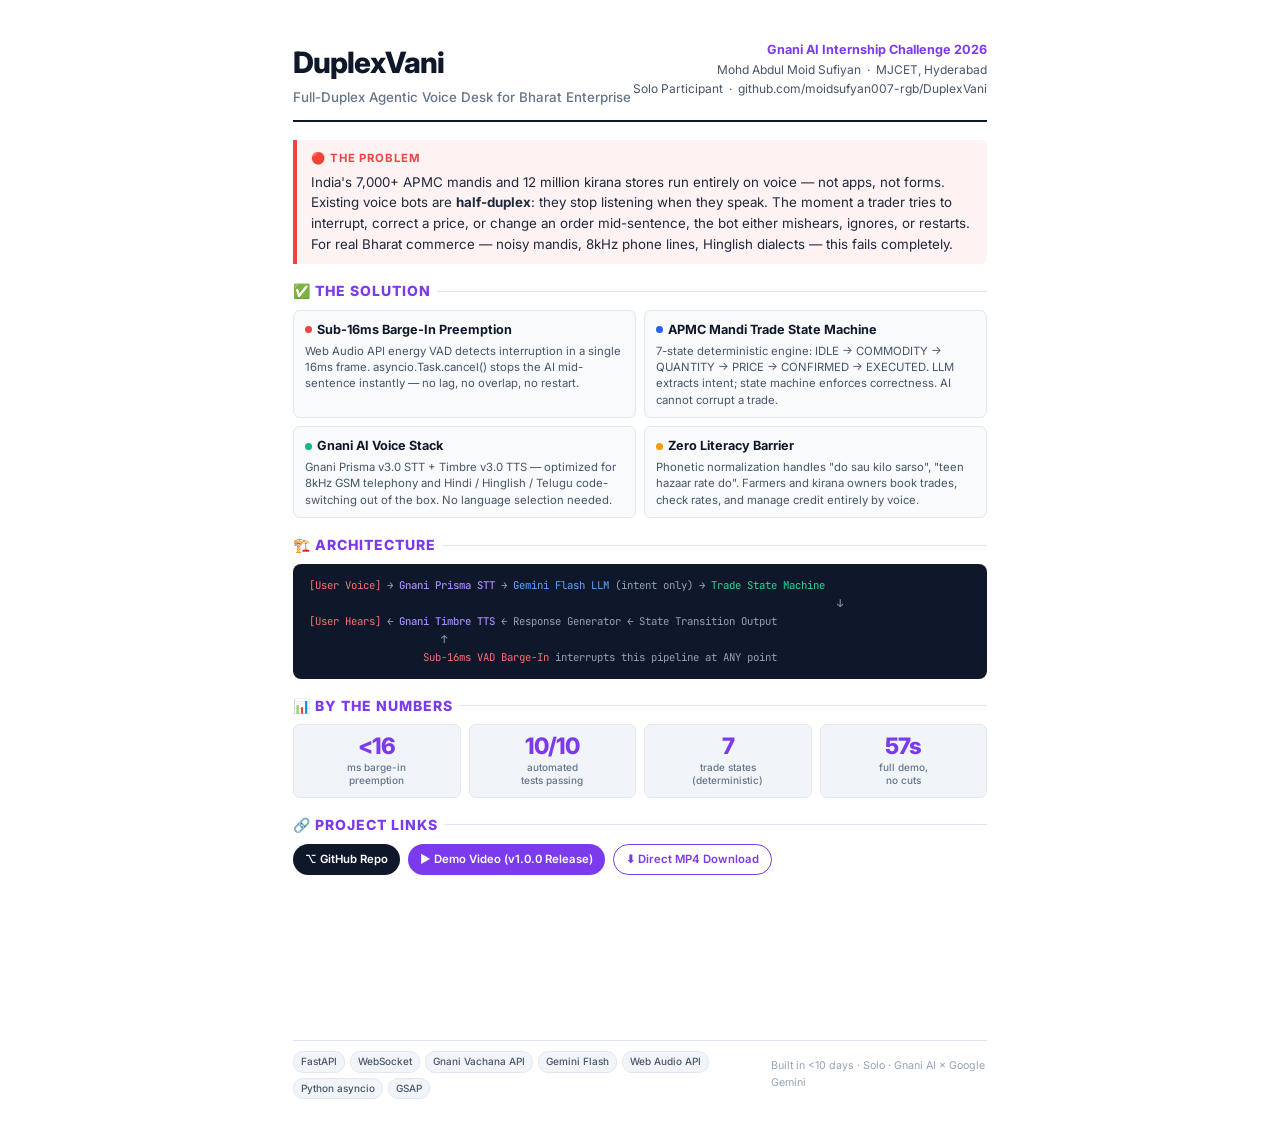
<file: SOLUTION_PITCH.html>
<!DOCTYPE html>
<html lang="en">
<head>
<meta charset="UTF-8">
<meta name="viewport" content="width=device-width, initial-scale=1.0">
<title>DuplexVani — Solution Pitch | Gnani AI Internship 2026</title>
<style>
  @import url('https://fonts.googleapis.com/css2?family=Inter:wght@400;500;600;700;800&family=JetBrains+Mono:wght@500&display=swap');

  * { margin: 0; padding: 0; box-sizing: border-box; }

  body {
    font-family: 'Inter', sans-serif;
    background: #fff;
    color: #0f172a;
    font-size: 11pt;
    line-height: 1.55;
    padding: 0;
  }

  .page {
    max-width: 794px; /* A4 width */
    margin: 0 auto;
    padding: 40px 50px 36px;
    min-height: 1123px; /* A4 height */
    position: relative;
  }

  /* ── Header ── */
  .header {
    display: flex;
    justify-content: space-between;
    align-items: flex-start;
    border-bottom: 2.5px solid #0f172a;
    padding-bottom: 12px;
    margin-bottom: 18px;
  }
  .title-block h1 {
    font-size: 22pt;
    font-weight: 800;
    letter-spacing: -0.03em;
    color: #0f172a;
  }
  .title-block .tagline {
    font-size: 10pt;
    color: #64748b;
    margin-top: 2px;
    font-weight: 500;
  }
  .badge-block {
    text-align: right;
    font-size: 9pt;
    color: #475569;
    line-height: 1.6;
  }
  .badge-block .challenge {
    font-weight: 700;
    color: #7c3aed;
    font-size: 9.5pt;
  }

  /* ── Problem ── */
  .problem-box {
    background: #fef2f2;
    border-left: 4px solid #ef4444;
    border-radius: 0 6px 6px 0;
    padding: 10px 14px;
    margin-bottom: 16px;
    font-size: 10pt;
  }
  .problem-box .label {
    font-weight: 700;
    font-size: 8.5pt;
    text-transform: uppercase;
    letter-spacing: 0.08em;
    color: #ef4444;
    margin-bottom: 4px;
  }
  .problem-box p { color: #1e293b; }

  /* ── Section ── */
  .section-title {
    font-size: 10.5pt;
    font-weight: 800;
    text-transform: uppercase;
    letter-spacing: 0.07em;
    color: #7c3aed;
    margin-bottom: 8px;
    display: flex;
    align-items: center;
    gap: 6px;
  }
  .section-title::after {
    content: '';
    flex: 1;
    height: 1px;
    background: #e2e8f0;
  }

  /* ── Feature Grid ── */
  .feature-grid {
    display: grid;
    grid-template-columns: 1fr 1fr;
    gap: 8px;
    margin-bottom: 16px;
  }
  .feature-card {
    background: #f8fafc;
    border: 1px solid #e2e8f0;
    border-radius: 7px;
    padding: 9px 11px;
  }
  .feature-card .fc-title {
    font-weight: 700;
    font-size: 9.5pt;
    color: #0f172a;
    margin-bottom: 3px;
    display: flex;
    align-items: center;
    gap: 5px;
  }
  .feature-card .fc-title .dot {
    width: 7px; height: 7px;
    border-radius: 50%;
    background: #7c3aed;
    flex-shrink: 0;
  }
  .feature-card p {
    font-size: 8.5pt;
    color: #475569;
    line-height: 1.45;
  }
  .feature-card.red .dot { background: #ef4444; }
  .feature-card.blue .dot { background: #2563eb; }
  .feature-card.green .dot { background: #10b981; }
  .feature-card.amber .dot { background: #f59e0b; }

  /* ── Architecture ── */
  .arch-box {
    background: #0f172a;
    border-radius: 8px;
    padding: 12px 16px;
    margin-bottom: 16px;
    font-family: 'JetBrains Mono', monospace;
    font-size: 8pt;
    color: #94a3b8;
    line-height: 1.7;
  }
  .arch-box .hl { color: #a78bfa; font-weight: 500; }
  .arch-box .hl2 { color: #34d399; }
  .arch-box .hl3 { color: #60a5fa; }
  .arch-box .hl4 { color: #f87171; }

  /* ── Stats Row ── */
  .stats-row {
    display: grid;
    grid-template-columns: repeat(4, 1fr);
    gap: 8px;
    margin-bottom: 16px;
  }
  .stat-card {
    text-align: center;
    background: #f1f5f9;
    border-radius: 7px;
    padding: 10px 8px;
    border: 1px solid #e2e8f0;
  }
  .stat-card .stat-num {
    font-size: 17pt;
    font-weight: 800;
    color: #7c3aed;
    letter-spacing: -0.04em;
    line-height: 1;
  }
  .stat-card .stat-label {
    font-size: 7.5pt;
    color: #64748b;
    margin-top: 3px;
    font-weight: 500;
    line-height: 1.3;
  }

  /* ── Links ── */
  .links-row {
    display: flex;
    gap: 8px;
    margin-bottom: 0;
  }
  .link-chip {
    background: #7c3aed;
    color: #fff;
    padding: 6px 12px;
    border-radius: 20px;
    font-size: 8.5pt;
    font-weight: 600;
    text-decoration: none;
    display: flex;
    align-items: center;
    gap: 5px;
  }
  .link-chip.outline {
    background: #fff;
    color: #7c3aed;
    border: 1.5px solid #7c3aed;
  }
  .link-chip.dark {
    background: #0f172a;
  }

  /* ── Footer ── */
  .footer {
    position: absolute;
    bottom: 24px;
    left: 50px;
    right: 50px;
    display: flex;
    justify-content: space-between;
    align-items: center;
    border-top: 1px solid #e2e8f0;
    padding-top: 10px;
    font-size: 8pt;
    color: #94a3b8;
  }
  .footer .stack-tags {
    display: flex;
    gap: 5px;
    flex-wrap: wrap;
  }
  .tag {
    background: #f1f5f9;
    border: 1px solid #e2e8f0;
    padding: 2px 7px;
    border-radius: 10px;
    font-size: 7.5pt;
    color: #475569;
    font-weight: 500;
  }

  @media print {
    body { -webkit-print-color-adjust: exact; print-color-adjust: exact; }
    .page { padding: 32px 44px; }
  }
</style>
</head>
<body>
<div class="page">

  <!-- HEADER -->
  <div class="header">
    <div class="title-block">
      <h1>DuplexVani</h1>
      <div class="tagline">Full-Duplex Agentic Voice Desk for Bharat Enterprise</div>
    </div>
    <div class="badge-block">
      <div class="challenge">Gnani AI Internship Challenge 2026</div>
      <div>Mohd Abdul Moid Sufiyan &nbsp;·&nbsp; MJCET, Hyderabad</div>
      <div>Solo Participant &nbsp;·&nbsp; github.com/moidsufyan007-rgb/DuplexVani</div>
    </div>
  </div>

  <!-- PROBLEM -->
  <div class="problem-box">
    <div class="label">🔴 The Problem</div>
    <p>India's 7,000+ APMC mandis and 12 million kirana stores run entirely on voice — not apps, not forms. Existing voice bots are <strong>half-duplex</strong>: they stop listening when they speak. The moment a trader tries to interrupt, correct a price, or change an order mid-sentence, the bot either mishears, ignores, or restarts. For real Bharat commerce — noisy mandis, 8kHz phone lines, Hinglish dialects — this fails completely.</p>
  </div>

  <!-- SOLUTION -->
  <div class="section-title">✅ The Solution</div>
  <div class="feature-grid">
    <div class="feature-card red">
      <div class="fc-title"><span class="dot"></span> Sub-16ms Barge-In Preemption</div>
      <p>Web Audio API energy VAD detects interruption in a single 16ms frame. asyncio.Task.cancel() stops the AI mid-sentence instantly — no lag, no overlap, no restart.</p>
    </div>
    <div class="feature-card blue">
      <div class="fc-title"><span class="dot"></span> APMC Mandi Trade State Machine</div>
      <p>7-state deterministic engine: IDLE → COMMODITY → QUANTITY → PRICE → CONFIRMED → EXECUTED. LLM extracts intent; state machine enforces correctness. AI cannot corrupt a trade.</p>
    </div>
    <div class="feature-card green">
      <div class="fc-title"><span class="dot"></span> Gnani AI Voice Stack</div>
      <p>Gnani Prisma v3.0 STT + Timbre v3.0 TTS — optimized for 8kHz GSM telephony and Hindi / Hinglish / Telugu code-switching out of the box. No language selection needed.</p>
    </div>
    <div class="feature-card amber">
      <div class="fc-title"><span class="dot"></span> Zero Literacy Barrier</div>
      <p>Phonetic normalization handles "do sau kilo sarso", "teen hazaar rate do". Farmers and kirana owners book trades, check rates, and manage credit entirely by voice.</p>
    </div>
  </div>

  <!-- ARCHITECTURE -->
  <div class="section-title">🏗️ Architecture</div>
  <div class="arch-box">
    <span class="hl4">[User Voice]</span> → <span class="hl">Gnani Prisma STT</span> → <span class="hl3">Gemini Flash LLM</span> (intent only) → <span class="hl2">Trade State Machine</span><br>
    &nbsp;&nbsp;&nbsp;&nbsp;&nbsp;&nbsp;&nbsp;&nbsp;&nbsp;&nbsp;&nbsp;&nbsp;&nbsp;&nbsp;&nbsp;&nbsp;&nbsp;&nbsp;&nbsp;&nbsp;&nbsp;&nbsp;&nbsp;&nbsp;&nbsp;&nbsp;&nbsp;&nbsp;&nbsp;&nbsp;&nbsp;&nbsp;&nbsp;&nbsp;&nbsp;&nbsp;&nbsp;&nbsp;&nbsp;&nbsp;&nbsp;&nbsp;&nbsp;&nbsp;&nbsp;&nbsp;&nbsp;&nbsp;&nbsp;&nbsp;&nbsp;&nbsp;&nbsp;&nbsp;&nbsp;&nbsp;&nbsp;&nbsp;&nbsp;&nbsp;&nbsp;&nbsp;&nbsp;&nbsp;&nbsp;&nbsp;&nbsp;&nbsp;&nbsp;&nbsp;&nbsp;&nbsp;&nbsp;&nbsp;&nbsp;&nbsp;&nbsp;&nbsp;&nbsp;&nbsp;&nbsp;&nbsp;&nbsp;&nbsp;&nbsp;&nbsp;&nbsp;&nbsp;↓<br>
    <span class="hl4">[User Hears]</span> ← <span class="hl">Gnani Timbre TTS</span> ← Response Generator ← State Transition Output<br>
    &nbsp;&nbsp;&nbsp;&nbsp;&nbsp;&nbsp;&nbsp;&nbsp;&nbsp;&nbsp;&nbsp;&nbsp;&nbsp;&nbsp;&nbsp;&nbsp;&nbsp;&nbsp;&nbsp;&nbsp;&nbsp;&nbsp;↑<br>
    &nbsp;&nbsp;&nbsp;&nbsp;&nbsp;&nbsp;&nbsp;&nbsp;&nbsp;&nbsp;&nbsp;&nbsp;&nbsp;&nbsp;&nbsp;&nbsp;&nbsp;&nbsp;&nbsp;<span class="hl4">Sub-16ms VAD Barge-In</span> interrupts this pipeline at ANY point
  </div>

  <!-- STATS -->
  <div class="section-title">📊 By The Numbers</div>
  <div class="stats-row">
    <div class="stat-card">
      <div class="stat-num">&lt;16</div>
      <div class="stat-label">ms barge-in<br>preemption</div>
    </div>
    <div class="stat-card">
      <div class="stat-num">10/10</div>
      <div class="stat-label">automated<br>tests passing</div>
    </div>
    <div class="stat-card">
      <div class="stat-num">7</div>
      <div class="stat-label">trade states<br>(deterministic)</div>
    </div>
    <div class="stat-card">
      <div class="stat-num">57s</div>
      <div class="stat-label">full demo,<br>no cuts</div>
    </div>
  </div>

  <!-- LINKS -->
  <div class="section-title">🔗 Project Links</div>
  <div class="links-row">
    <a class="link-chip dark" href="https://github.com/moidsufyan007-rgb/DuplexVani">
      ⌥ GitHub Repo
    </a>
    <a class="link-chip" href="https://github.com/moidsufyan007-rgb/DuplexVani/releases/tag/v1.0.0">
      ▶ Demo Video (v1.0.0 Release)
    </a>
    <a class="link-chip outline" href="https://github.com/moidsufyan007-rgb/DuplexVani/releases/download/v1.0.0/DuplexVani_Full_Conversation_Demo.mp4">
      ⬇ Direct MP4 Download
    </a>
  </div>

  <!-- FOOTER -->
  <div class="footer">
    <div class="stack-tags">
      <span class="tag">FastAPI</span>
      <span class="tag">WebSocket</span>
      <span class="tag">Gnani Vachana API</span>
      <span class="tag">Gemini Flash</span>
      <span class="tag">Web Audio API</span>
      <span class="tag">Python asyncio</span>
      <span class="tag">GSAP</span>
    </div>
    <div>Built in &lt;10 days · Solo · Gnani AI × Google Gemini</div>
  </div>

</div>
</body>
</html>
</file>
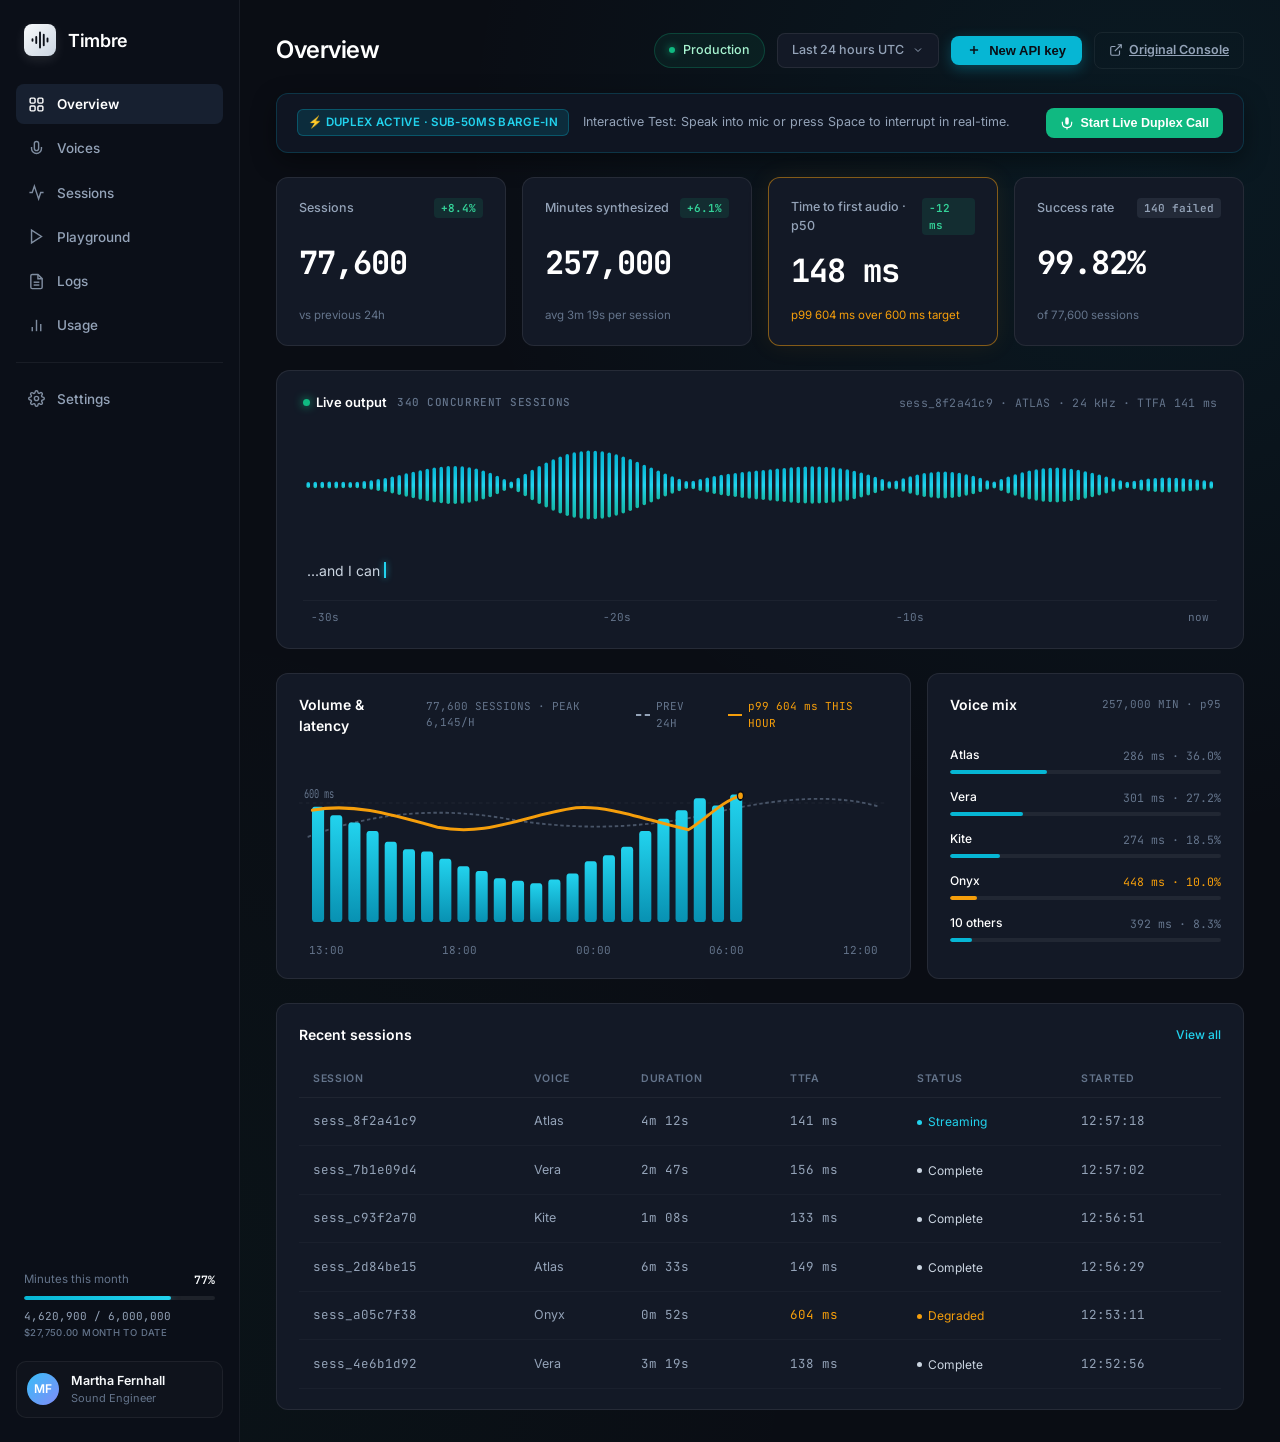
<file: frontend/timbre-dashboard.html>
<!DOCTYPE html>
<html lang="en">
<head>
  <meta charset="UTF-8">
  <meta name="viewport" content="width=device-width, initial-scale=1.0">
  <title>Timbre · Enterprise Voice AI & Telemetry Studio</title>
  <link rel="stylesheet" href="timbre-dashboard.css">
  <link rel="icon" href="data:image/svg+xml,<svg xmlns=%22http://www.w3.org/2000/svg%22 viewBox=%220 0 100 100%22><text y=%22.9em%22 font-size=%2290%22>🎙️</text></svg>">
</head>
<body>

  <div class="app-container">

    <!-- ====================================================================
         LEFT SIDEBAR NAVIGATION
         ==================================================================== -->
    <aside class="sidebar">
      <div class="sidebar-top">
        
        <!-- Logo -->
        <div class="sidebar-logo">
          <div class="logo-icon">
            <svg width="18" height="18" viewBox="0 0 24 24" fill="none" stroke="currentColor" stroke-width="2.5" stroke-linecap="round" stroke-linejoin="round">
              <path d="M12 2v20M17 5v14M7 8v8M22 10v4M2 11v2"/>
            </svg>
          </div>
          <span class="logo-text">Timbre</span>
        </div>

        <!-- Navigation Links -->
        <nav class="sidebar-nav">
          <a class="nav-item active" href="#">
            <svg viewBox="0 0 24 24" fill="none" stroke="currentColor" stroke-width="2">
              <rect x="3" y="3" width="7" height="7" rx="1.5"/>
              <rect x="14" y="3" width="7" height="7" rx="1.5"/>
              <rect x="14" y="14" width="7" height="7" rx="1.5"/>
              <rect x="3" y="14" width="7" height="7" rx="1.5"/>
            </svg>
            Overview
          </a>

          <a class="nav-item" href="#">
            <svg viewBox="0 0 24 24" fill="none" stroke="currentColor" stroke-width="2">
              <path d="M12 2a3 3 0 0 0-3 3v7a3 3 0 0 0 6 0V5a3 3 0 0 0-3-3z"/>
              <path d="M19 10v2a7 7 0 0 1-14 0v-2"/>
            </svg>
            Voices
          </a>

          <a class="nav-item" href="#">
            <svg viewBox="0 0 24 24" fill="none" stroke="currentColor" stroke-width="2">
              <polyline points="22 12 18 12 15 21 9 3 6 12 2 12"/>
            </svg>
            Sessions
          </a>

          <a class="nav-item" href="#">
            <svg viewBox="0 0 24 24" fill="none" stroke="currentColor" stroke-width="2">
              <polygon points="5 3 19 12 5 21 5 3"/>
            </svg>
            Playground
          </a>

          <a class="nav-item" href="#">
            <svg viewBox="0 0 24 24" fill="none" stroke="currentColor" stroke-width="2">
              <path d="M14 2H6a2 2 0 0 0-2 2v16a2 2 0 0 0 2 2h12a2 2 0 0 0 2-2V8z"/>
              <polyline points="14 2 14 8 20 8"/>
              <line x1="16" y1="13" x2="8" y2="13"/>
              <line x1="16" y1="17" x2="8" y2="17"/>
            </svg>
            Logs
          </a>

          <a class="nav-item" href="#">
            <svg viewBox="0 0 24 24" fill="none" stroke="currentColor" stroke-width="2">
              <line x1="18" y1="20" x2="18" y2="10"/>
              <line x1="12" y1="20" x2="12" y2="4"/>
              <line x1="6" y1="20" x2="6" y2="14"/>
            </svg>
            Usage
          </a>

          <div class="sidebar-divider"></div>

          <a class="nav-item" href="#">
            <svg viewBox="0 0 24 24" fill="none" stroke="currentColor" stroke-width="2">
              <circle cx="12" cy="12" r="3"/>
              <path d="M19.4 15a1.65 1.65 0 0 0 .33 1.82l.06.06a2 2 0 0 1 0 2.83 2 2 0 0 1-2.83 0l-.06-.06a1.65 1.65 0 0 0-1.82-.33 1.65 1.65 0 0 0-1 1.51V21a2 2 0 0 1-2 2 2 2 0 0 1-2-2v-.09A1.65 1.65 0 0 0 9 19.4a1.65 1.65 0 0 0-1.82.33l-.06.06a2 2 0 0 1-2.83 0 2 2 0 0 1 0-2.83l.06-.06a1.65 1.65 0 0 0 .33-1.82 1.65 1.65 0 0 0-1.51-1H3a2 2 0 0 1-2-2 2 2 0 0 1 2-2h.09A1.65 1.65 0 0 0 4.6 9a1.65 1.65 0 0 0-.33-1.82l-.06-.06a2 2 0 0 1 0-2.83 2 2 0 0 1 2.83 0l.06.06a1.65 1.65 0 0 0 1.82.33H9a1.65 1.65 0 0 0 1-1.51V3a2 2 0 0 1 2-2 2 2 0 0 1 2 2v.09a1.65 1.65 0 0 0 1 1.51 1.65 1.65 0 0 0 1.82-.33l.06-.06a2 2 0 0 1 2.83 0 2 2 0 0 1 0 2.83l-.06.06a1.65 1.65 0 0 0-.33 1.82V9a1.65 1.65 0 0 0 1.51 1H21a2 2 0 0 1 2 2 2 2 0 0 1-2 2h-.09a1.65 1.65 0 0 0-1.51 1z"/>
            </svg>
            Settings
          </a>
        </nav>
      </div>

      <!-- Sidebar Footer -->
      <div class="sidebar-footer">
        
        <!-- Usage Meter -->
        <div class="usage-meter">
          <div class="usage-header">
            <span>Minutes this month</span>
            <span class="usage-percent">77%</span>
          </div>
          <div class="progress-track">
            <div class="progress-fill" style="width: 77%;"></div>
          </div>
          <div class="usage-details">
            <div class="usage-count">4,620,900 / 6,000,000</div>
            <div class="usage-cost">$27,750.00 MONTH TO DATE</div>
          </div>
        </div>

        <!-- User Profile -->
        <div class="user-card">
          <div class="user-avatar">
            <span>MF</span>
          </div>
          <div class="user-info">
            <div class="user-name" title="Martha Fernhall (Sound Engineer)">Martha Fernhall</div>
            <div class="user-role">Sound Engineer</div>
          </div>
        </div>

      </div>
    </aside>

    <!-- ====================================================================
         MAIN CONTENT DASHBOARD
         ==================================================================== -->
    <main class="main-content">
      
      <!-- Top Action Bar -->
      <header class="content-header">
        <h1 class="header-title">Overview</h1>
        
        <div class="header-actions">
          <div class="status-badge">
            <span class="status-dot"></span>
            Production
          </div>

          <div class="time-range-select">
            <span>Last 24 hours UTC</span>
            <svg width="12" height="12" viewBox="0 0 24 24" fill="none" stroke="currentColor" stroke-width="2">
              <polyline points="6 9 12 15 18 9"/>
            </svg>
          </div>

          <button class="btn-primary" id="btnNewApiKey">
            <svg width="14" height="14" viewBox="0 0 24 24" fill="none" stroke="currentColor" stroke-width="2.5">
              <line x1="12" y1="5" x2="12" y2="19"/>
              <line x1="5" y1="12" x2="19" y2="12"/>
            </svg>
            New API key
          </button>

          <!-- Quick link back to original console without disturbance -->
          <a href="index.html" class="btn-ctrl btn-switch-original" title="Open Original DuplexVani Console">
            <svg width="14" height="14" viewBox="0 0 24 24" fill="none" stroke="currentColor" stroke-width="2">
              <path d="M18 13v6a2 2 0 0 1-2 2H5a2 2 0 0 1-2-2V8a2 2 0 0 1 2-2h6"/>
              <polyline points="15 3 21 3 21 9"/>
              <line x1="10" y1="14" x2="21" y2="3"/>
            </svg>
            Original Console
          </a>
        </div>
      </header>

      <!-- Live Duplex Test Floating Dock -->
      <section class="live-call-bar">
        <div class="live-call-left">
          <span class="duplex-mode-pill">⚡ DUPLEX ACTIVE · SUB-50MS BARGE-IN</span>
          <span style="font-size: 12.5px; color: var(--text-secondary);">
            Interactive Test: Speak into mic or press Space to interrupt in real-time.
          </span>
        </div>
        <div class="call-control-btns">
          <button class="btn-ctrl btn-start-call" id="btnStartCall">
            <svg width="14" height="14" fill="currentColor" viewBox="0 0 24 24">
              <path d="M12 2a3 3 0 0 0-3 3v7a3 3 0 0 0 6 0V5a3 3 0 0 0-3-3z"/>
              <path d="M19 10v2a7 7 0 0 1-14 0v-2H3v2a9 9 0 0 0 8 8.94V23h2v-2.06A9 9 0 0 0 21 12v-2h-2z"/>
            </svg>
            Start Live Duplex Call
          </button>
          <button class="btn-ctrl btn-interrupt" id="btnInterrupt" style="display: none;">
            <svg width="14" height="14" fill="currentColor" viewBox="0 0 24 24">
              <rect x="6" y="6" width="12" height="12" rx="2"/>
            </svg>
            Interrupt (Space)
          </button>
        </div>
      </section>

      <!-- Row 1: KPI Metrics Grid (4 Cards) -->
      <section class="metrics-grid">
        
        <!-- Card 1: Sessions -->
        <div class="metric-card">
          <div class="metric-header">
            <span class="metric-title">Sessions</span>
            <span class="metric-badge badge-green">+8.4%</span>
          </div>
          <div class="metric-value">77,600</div>
          <div class="metric-subtitle">vs previous 24h</div>
        </div>

        <!-- Card 2: Minutes Synthesized -->
        <div class="metric-card">
          <div class="metric-header">
            <span class="metric-title">Minutes synthesized</span>
            <span class="metric-badge badge-green">+6.1%</span>
          </div>
          <div class="metric-value">257,000</div>
          <div class="metric-subtitle">avg 3m 19s per session</div>
        </div>

        <!-- Card 3: Time to first audio p50 (Golden Highlight Card) -->
        <div class="metric-card highlight">
          <div class="metric-header">
            <span class="metric-title">Time to first audio · p50</span>
            <span class="metric-badge badge-green">-12 ms</span>
          </div>
          <div class="metric-value">148 ms</div>
          <div class="metric-subtitle subtitle-amber">p99 604 ms over 600 ms target</div>
        </div>

        <!-- Card 4: Success rate -->
        <div class="metric-card">
          <div class="metric-header">
            <span class="metric-title">Success rate</span>
            <span class="metric-badge badge-gray">140 failed</span>
          </div>
          <div class="metric-value">99.82%</div>
          <div class="metric-subtitle">of 77,600 sessions</div>
        </div>

      </section>

      <!-- Row 2: Live Output & Audio Waveform -->
      <section class="live-output-card">
        
        <div class="live-output-header">
          <div class="live-status">
            <span class="live-indicator" id="liveOutputStatus">
              <span class="live-dot"></span>
              Live output
            </span>
            <span class="live-subcount">340 CONCURRENT SESSIONS</span>
          </div>

          <div class="live-metadata" id="liveOutputMeta">
            sess_8f2a41c9 · ATLAS · 24 kHz · TTFA 141 ms
          </div>
        </div>

        <!-- Waveform Canvas -->
        <div class="waveform-canvas-container">
          <canvas id="timbreWaveformCanvas"></canvas>
        </div>

        <!-- Live Subtitle Typing -->
        <div class="live-speech-subtitle">
          <span class="speech-text" id="liveSpeechText">...and I can move that appointment to Thursday at ten — does that work for you</span>
          <span class="speech-cursor"></span>
        </div>

        <!-- Timeline ticks -->
        <div class="waveform-timeline">
          <span>-30s</span>
          <span>-20s</span>
          <span>-10s</span>
          <span>now</span>
        </div>

      </section>

      <!-- Row 3: Analytics (Volume & Latency + Voice Mix) -->
      <section class="analytics-grid">
        
        <!-- Left: Volume & Latency Combined SVG Chart -->
        <div class="chart-card">
          <div class="chart-header">
            <div class="chart-title-group">
              <span class="chart-title">Volume & latency</span>
              <span class="chart-subtitle">77,600 SESSIONS · PEAK 6,145/H</span>
            </div>

            <div class="chart-legend">
              <div class="legend-item">
                <span class="legend-line-dashed"></span>
                <span>PREV 24H</span>
              </div>
              <div class="legend-item">
                <span class="legend-line-gold"></span>
                <span style="color: #f59e0b;">p99 604 ms THIS HOUR</span>
              </div>
            </div>
          </div>

          <div class="chart-body">
            <!-- Precise SVG representation of the hourly bars and golden latency line -->
            <svg class="chart-svg" viewBox="0 0 680 140" preserveAspectRatio="none">
              <defs>
                <linearGradient id="barGrad" x1="0" y1="0" x2="0" y2="1">
                  <stop offset="0%" stop-color="#22d3ee"/>
                  <stop offset="100%" stop-color="#0891b2"/>
                </linearGradient>
              </defs>

              <!-- Latency Target reference dotted line -->
              <line x1="0" y1="42" x2="680" y2="42" stroke="rgba(255,255,255,0.06)" stroke-dasharray="4,4" />
              <text x="6" y="38" fill="#64748b" font-family="'JetBrains Mono', monospace" font-size="10">600 ms</text>

              <!-- Previous 24h dashed line -->
              <path d="M 10 70 Q 120 40 240 55 T 480 50 T 670 45" fill="none" stroke="#64748b" stroke-width="1.5" stroke-dasharray="4,3" opacity="0.65"/>

              <!-- Volume Bars (Hourly Distribution) -->
              <!-- Bar 1 to 24 -->
              <rect x="15" y="45" width="14" height="95" rx="3" fill="url(#barGrad)"/>
              <rect x="36" y="52" width="14" height="88" rx="3" fill="url(#barGrad)"/>
              <rect x="57" y="58" width="14" height="82" rx="3" fill="url(#barGrad)"/>
              <rect x="78" y="65" width="14" height="75" rx="3" fill="url(#barGrad)"/>
              <rect x="99" y="74" width="14" height="66" rx="3" fill="url(#barGrad)"/>
              <rect x="120" y="80" width="14" height="60" rx="3" fill="url(#barGrad)"/>
              <rect x="141" y="82" width="14" height="58" rx="3" fill="url(#barGrad)"/>
              <rect x="162" y="88" width="14" height="52" rx="3" fill="url(#barGrad)"/>
              <rect x="183" y="94" width="14" height="46" rx="3" fill="url(#barGrad)"/>
              <rect x="204" y="98" width="14" height="42" rx="3" fill="url(#barGrad)"/>
              <rect x="225" y="104" width="14" height="36" rx="3" fill="url(#barGrad)"/>
              <rect x="246" y="106" width="14" height="34" rx="3" fill="url(#barGrad)"/>
              <rect x="267" y="108" width="14" height="32" rx="3" fill="url(#barGrad)"/>
              <rect x="288" y="105" width="14" height="35" rx="3" fill="url(#barGrad)"/>
              <rect x="309" y="100" width="14" height="40" rx="3" fill="url(#barGrad)"/>
              <rect x="330" y="90" width="14" height="50" rx="3" fill="url(#barGrad)"/>
              <rect x="351" y="85" width="14" height="55" rx="3" fill="url(#barGrad)"/>
              <rect x="372" y="78" width="14" height="62" rx="3" fill="url(#barGrad)"/>
              <rect x="393" y="65" width="14" height="75" rx="3" fill="url(#barGrad)"/>
              <rect x="414" y="55" width="14" height="85" rx="3" fill="url(#barGrad)"/>
              <rect x="435" y="48" width="14" height="92" rx="3" fill="url(#barGrad)"/>
              <rect x="456" y="38" width="14" height="102" rx="3" fill="url(#barGrad)"/>
              <rect x="477" y="44" width="14" height="96" rx="3" fill="url(#barGrad)"/>
              <rect x="498" y="35" width="14" height="105" rx="3" fill="url(#barGrad)"/>

              <!-- Golden Latency Spline Line overlay -->
              <path d="M 15 48 C 60 42, 100 50, 160 62 C 220 70, 260 52, 320 46 C 360 44, 400 56, 450 64 C 470 55, 490 40, 510 36" 
                    fill="none" stroke="#f59e0b" stroke-width="2.5" stroke-linecap="round"/>
              <circle cx="510" cy="36" r="3.5" fill="#f59e0b" stroke="#0a0d14" stroke-width="1.5" />
            </svg>
          </div>

          <div class="chart-x-axis">
            <span>13:00</span>
            <span>18:00</span>
            <span>00:00</span>
            <span>06:00</span>
            <span>12:00</span>
          </div>
        </div>

        <!-- Right: Voice Mix Breakdown -->
        <div class="chart-card">
          <div class="chart-header">
            <span class="chart-title">Voice mix</span>
            <span class="chart-subtitle">257,000 MIN · p95</span>
          </div>

          <div class="voice-mix-list">
            <!-- Atlas -->
            <div class="voice-mix-item">
              <div class="voice-info-row">
                <span class="voice-name">Atlas</span>
                <span class="voice-stats">286 ms · 36.0%</span>
              </div>
              <div class="voice-progress-track">
                <div class="voice-progress-fill" style="width: 36%;"></div>
              </div>
            </div>

            <!-- Vera -->
            <div class="voice-mix-item">
              <div class="voice-info-row">
                <span class="voice-name">Vera</span>
                <span class="voice-stats">301 ms · 27.2%</span>
              </div>
              <div class="voice-progress-track">
                <div class="voice-progress-fill" style="width: 27.2%;"></div>
              </div>
            </div>

            <!-- Kite -->
            <div class="voice-mix-item">
              <div class="voice-info-row">
                <span class="voice-name">Kite</span>
                <span class="voice-stats">274 ms · 18.5%</span>
              </div>
              <div class="voice-progress-track">
                <div class="voice-progress-fill" style="width: 18.5%;"></div>
              </div>
            </div>

            <!-- Onyx (Degraded alert in gold) -->
            <div class="voice-mix-item">
              <div class="voice-info-row">
                <span class="voice-name">Onyx</span>
                <span class="voice-stats alert">448 ms · 10.0%</span>
              </div>
              <div class="voice-progress-track">
                <div class="voice-progress-fill amber" style="width: 10%;"></div>
              </div>
            </div>

            <!-- 10 others -->
            <div class="voice-mix-item">
              <div class="voice-info-row">
                <span class="voice-name">10 others</span>
                <span class="voice-stats">392 ms · 8.3%</span>
              </div>
              <div class="voice-progress-track">
                <div class="voice-progress-fill" style="width: 8.3%;"></div>
              </div>
            </div>
          </div>
        </div>

      </section>

      <!-- Row 4: Recent Sessions Table -->
      <section class="table-card">
        <div class="table-header">
          <span class="table-title">Recent sessions</span>
          <a href="#" class="table-view-all">View all</a>
        </div>

        <table class="sessions-table">
          <thead>
            <tr>
              <th>SESSION</th>
              <th>VOICE</th>
              <th>DURATION</th>
              <th>TTFA</th>
              <th>STATUS</th>
              <th>STARTED</th>
            </tr>
          </thead>
          <tbody>
            <tr>
              <td class="font-mono-col">sess_8f2a41c9</td>
              <td>Atlas</td>
              <td class="font-mono-col">4m 12s</td>
              <td class="font-mono-col">141 ms</td>
              <td>
                <span class="badge-status streaming">
                  <span class="status-pip pulse"></span>
                  Streaming
                </span>
              </td>
              <td class="font-mono-col">12:57:18</td>
            </tr>

            <tr>
              <td class="font-mono-col">sess_7b1e09d4</td>
              <td>Vera</td>
              <td class="font-mono-col">2m 47s</td>
              <td class="font-mono-col">156 ms</td>
              <td>
                <span class="badge-status complete">
                  <span class="status-pip"></span>
                  Complete
                </span>
              </td>
              <td class="font-mono-col">12:57:02</td>
            </tr>

            <tr>
              <td class="font-mono-col">sess_c93f2a70</td>
              <td>Kite</td>
              <td class="font-mono-col">1m 08s</td>
              <td class="font-mono-col">133 ms</td>
              <td>
                <span class="badge-status complete">
                  <span class="status-pip"></span>
                  Complete
                </span>
              </td>
              <td class="font-mono-col">12:56:51</td>
            </tr>

            <tr>
              <td class="font-mono-col">sess_2d84be15</td>
              <td>Atlas</td>
              <td class="font-mono-col">6m 33s</td>
              <td class="font-mono-col">149 ms</td>
              <td>
                <span class="badge-status complete">
                  <span class="status-pip"></span>
                  Complete
                </span>
              </td>
              <td class="font-mono-col">12:56:29</td>
            </tr>

            <tr>
              <td class="font-mono-col">sess_a05c7f38</td>
              <td>Onyx</td>
              <td class="font-mono-col">0m 52s</td>
              <td class="font-mono-col" style="color: #f59e0b;">604 ms</td>
              <td>
                <span class="badge-status degraded">
                  <span class="status-pip"></span>
                  Degraded
                </span>
              </td>
              <td class="font-mono-col">12:53:11</td>
            </tr>

            <tr>
              <td class="font-mono-col">sess_4e6b1d92</td>
              <td>Vera</td>
              <td class="font-mono-col">3m 19s</td>
              <td class="font-mono-col">138 ms</td>
              <td>
                <span class="badge-status complete">
                  <span class="status-pip"></span>
                  Complete
                </span>
              </td>
              <td class="font-mono-col">12:52:56</td>
            </tr>
          </tbody>
        </table>
      </section>

    </main>

  </div>

  <script src="timbre-dashboard.js"></script>
</body>
</html>
</file>
<file: frontend/timbre-dashboard.css>
/* ==========================================================================
   DuplexVani - Timbre Studio UI (Pixel-Accurate Clone)
   Inspired by Gnani AI Timbre Telemetry & Voice Ops Dashboard
   ========================================================================== */

@import url('https://fonts.googleapis.com/css2?family=Inter:wght@400;500;600;700&family=JetBrains+Mono:wght@400;500;600&display=swap');

:root {
  --bg-primary: #0a0d14;
  --bg-secondary: #0f141f;
  --bg-card: #131926;
  --bg-card-hover: #172030;
  --bg-sidebar: #0b0f18;
  --bg-input: #161e2d;

  --border-subtle: rgba(255, 255, 255, 0.06);
  --border-card: rgba(255, 255, 255, 0.08);
  --border-highlight: rgba(245, 158, 11, 0.5); /* Amber border for p50 TTFA card */

  --text-primary: #f8fafc;
  --text-secondary: #94a3b8;
  --text-muted: #64748b;
  --text-cyan: #22d3ee;
  --text-green: #34d399;
  --text-amber: #f59e0b;

  --accent-cyan: #06b6d4;
  --accent-cyan-glow: rgba(6, 182, 212, 0.25);
  --accent-teal: #14b8a6;
  --accent-green: #10b981;
  --accent-amber: #f59e0b;

  --font-sans: 'Inter', -apple-system, BlinkMacSystemFont, 'Segoe UI', Roboto, sans-serif;
  --font-mono: 'JetBrains Mono', monospace;

  --sidebar-width: 240px;
}

* {
  margin: 0;
  padding: 0;
  box-sizing: border-box;
}

body {
  background-color: var(--bg-primary);
  background-image: 
    radial-gradient(circle at 90% 10%, rgba(6, 182, 212, 0.08) 0%, transparent 40%),
    radial-gradient(circle at 10% 90%, rgba(16, 185, 129, 0.04) 0%, transparent 40%);
  color: var(--text-primary);
  font-family: var(--font-sans);
  font-size: 14px;
  line-height: 1.5;
  min-height: 100vh;
  display: flex;
  overflow-x: hidden;
  -webkit-font-smoothing: antialiased;
}

/* ==========================================================================
   App Layout
   ========================================================================== */

.app-container {
  display: flex;
  width: 100vw;
  min-height: 100vh;
}

/* ==========================================================================
   Sidebar
   ========================================================================== */

.sidebar {
  width: var(--sidebar-width);
  background-color: var(--bg-sidebar);
  border-right: 1px solid var(--border-subtle);
  display: flex;
  flex-direction: column;
  justify-content: space-between;
  padding: 24px 16px;
  flex-shrink: 0;
}

.sidebar-top {
  display: flex;
  flex-direction: column;
  gap: 28px;
}

.sidebar-logo {
  display: flex;
  align-items: center;
  gap: 12px;
  padding-left: 8px;
}

.logo-icon {
  width: 32px;
  height: 32px;
  background: linear-gradient(135deg, #f8fafc 0%, #cbd5e1 100%);
  border-radius: 8px;
  display: flex;
  align-items: center;
  justify-content: center;
  color: #0b0f18;
  font-weight: 700;
  font-size: 16px;
  box-shadow: 0 4px 12px rgba(255, 255, 255, 0.1);
}

.logo-text {
  font-size: 18px;
  font-weight: 600;
  color: #ffffff;
  letter-spacing: -0.02em;
}

.sidebar-nav {
  display: flex;
  flex-direction: column;
  gap: 4px;
}

.nav-item {
  display: flex;
  align-items: center;
  gap: 12px;
  padding: 10px 12px;
  border-radius: 8px;
  color: var(--text-secondary);
  text-decoration: none;
  font-size: 13.5px;
  font-weight: 500;
  transition: all 0.15s ease;
  cursor: pointer;
}

.nav-item:hover {
  color: var(--text-primary);
  background-color: rgba(255, 255, 255, 0.03);
}

.nav-item.active {
  color: #ffffff;
  background-color: #172030;
  font-weight: 600;
}

.nav-item svg {
  width: 17px;
  height: 17px;
  opacity: 0.85;
}

.nav-item.active svg {
  opacity: 1;
}

.sidebar-divider {
  height: 1px;
  background-color: var(--border-subtle);
  margin: 12px 0;
}

/* Sidebar Footer */
.sidebar-footer {
  display: flex;
  flex-direction: column;
  gap: 20px;
}

.usage-meter {
  display: flex;
  flex-direction: column;
  gap: 8px;
  padding: 0 8px;
}

.usage-header {
  display: flex;
  justify-content: space-between;
  align-items: center;
  font-size: 11.5px;
  color: var(--text-muted);
}

.usage-percent {
  color: var(--text-primary);
  font-weight: 600;
  font-family: var(--font-mono);
}

.progress-track {
  width: 100%;
  height: 4px;
  background-color: rgba(255, 255, 255, 0.08);
  border-radius: 999px;
  overflow: hidden;
}

.progress-fill {
  width: 77%;
  height: 100%;
  background: linear-gradient(90deg, #06b6d4, #22d3ee);
  border-radius: 999px;
  box-shadow: 0 0 10px rgba(6, 182, 212, 0.5);
}

.usage-details {
  display: flex;
  flex-direction: column;
  gap: 2px;
}

.usage-count {
  font-size: 11px;
  color: var(--text-secondary);
  font-family: var(--font-mono);
}

.usage-cost {
  font-size: 9.5px;
  color: var(--text-muted);
  letter-spacing: 0.04em;
  font-weight: 500;
}

/* User Card */
.user-card {
  display: flex;
  align-items: center;
  gap: 12px;
  padding: 10px;
  border-radius: 10px;
  background-color: rgba(255, 255, 255, 0.02);
  border: 1px solid var(--border-subtle);
}

.user-avatar {
  width: 32px;
  height: 32px;
  border-radius: 50%;
  background: linear-gradient(135deg, #38bdf8, #818cf8);
  display: flex;
  align-items: center;
  justify-content: center;
  font-weight: 600;
  font-size: 12px;
  color: #ffffff;
  overflow: hidden;
}

.user-avatar img {
  width: 100%;
  height: 100%;
  object-fit: cover;
}

.user-info {
  display: flex;
  flex-direction: column;
  overflow: hidden;
}

.user-name {
  font-size: 12.5px;
  font-weight: 600;
  color: var(--text-primary);
  white-space: nowrap;
  text-overflow: ellipsis;
}

.user-role {
  font-size: 11px;
  color: var(--text-muted);
}

/* ==========================================================================
   Main Content Area
   ========================================================================== */

.main-content {
  flex: 1;
  padding: 32px 36px;
  overflow-y: auto;
  display: flex;
  flex-direction: column;
  gap: 24px;
  max-width: 1400px;
}

/* Top Header */
.content-header {
  display: flex;
  justify-content: space-between;
  align-items: center;
}

.header-title {
  font-size: 24px;
  font-weight: 600;
  color: #ffffff;
  letter-spacing: -0.02em;
}

.header-actions {
  display: flex;
  align-items: center;
  gap: 12px;
}

.status-badge {
  display: flex;
  align-items: center;
  gap: 8px;
  padding: 7px 14px;
  background-color: rgba(16, 185, 129, 0.08);
  border: 1px solid rgba(16, 185, 129, 0.25);
  border-radius: 20px;
  font-size: 12.5px;
  color: #a7f3d0;
  font-weight: 500;
}

.status-dot {
  width: 6px;
  height: 6px;
  background-color: var(--accent-green);
  border-radius: 50%;
  box-shadow: 0 0 8px var(--accent-green);
  animation: pulse-dot 2s infinite;
}

@keyframes pulse-dot {
  0%, 100% { opacity: 1; transform: scale(1); }
  50% { opacity: 0.4; transform: scale(0.85); }
}

.time-range-select {
  display: flex;
  align-items: center;
  gap: 8px;
  padding: 7px 14px;
  background-color: var(--bg-card);
  border: 1px solid var(--border-card);
  border-radius: 8px;
  color: var(--text-secondary);
  font-size: 12.5px;
  font-weight: 500;
  cursor: pointer;
  transition: all 0.15s ease;
}

.time-range-select:hover {
  color: var(--text-primary);
  border-color: rgba(255, 255, 255, 0.15);
}

.btn-primary {
  display: flex;
  align-items: center;
  gap: 8px;
  padding: 7px 16px;
  background-color: #06b6d4;
  border: none;
  border-radius: 8px;
  color: #0a0d14;
  font-size: 13px;
  font-weight: 600;
  cursor: pointer;
  transition: all 0.2s ease;
  box-shadow: 0 4px 14px rgba(6, 182, 212, 0.3);
}

.btn-primary:hover {
  background-color: #22d3ee;
  transform: translateY(-1px);
  box-shadow: 0 6px 20px rgba(6, 182, 212, 0.4);
}

/* ==========================================================================
   Row 1: KPI Metrics Grid (4 Cards)
   ========================================================================== */

.metrics-grid {
  display: grid;
  grid-template-columns: repeat(4, 1fr);
  gap: 16px;
}

.metric-card {
  background-color: var(--bg-card);
  border: 1px solid var(--border-card);
  border-radius: 12px;
  padding: 20px 22px;
  display: flex;
  flex-direction: column;
  justify-content: space-between;
  gap: 12px;
  transition: transform 0.2s ease, border-color 0.2s ease;
}

.metric-card:hover {
  border-color: rgba(255, 255, 255, 0.15);
  transform: translateY(-2px);
}

.metric-card.highlight {
  border-color: var(--border-highlight);
  box-shadow: 0 0 24px rgba(245, 158, 11, 0.08);
}

.metric-header {
  display: flex;
  justify-content: space-between;
  align-items: center;
}

.metric-title {
  font-size: 12.5px;
  color: var(--text-secondary);
  font-weight: 500;
}

.metric-badge {
  font-size: 11px;
  font-weight: 600;
  padding: 2px 7px;
  border-radius: 4px;
  font-family: var(--font-mono);
}

.badge-green {
  background-color: rgba(16, 185, 129, 0.12);
  color: #34d399;
}

.badge-gray {
  background-color: rgba(148, 163, 184, 0.12);
  color: #94a3b8;
}

.metric-value {
  font-size: 32px;
  font-weight: 700;
  color: #ffffff;
  letter-spacing: -0.03em;
  font-family: var(--font-mono);
}

.metric-subtitle {
  font-size: 11.5px;
  color: var(--text-muted);
}

.subtitle-amber {
  color: #f59e0b;
}

/* ==========================================================================
   Row 2: Live Output & Audio Waveform
   ========================================================================== */

.live-output-card {
  background-color: var(--bg-card);
  border: 1px solid var(--border-card);
  border-radius: 14px;
  padding: 22px 26px;
  display: flex;
  flex-direction: column;
  gap: 18px;
  position: relative;
  overflow: hidden;
}

.live-output-header {
  display: flex;
  justify-content: space-between;
  align-items: center;
}

.live-status {
  display: flex;
  align-items: center;
  gap: 10px;
}

.live-indicator {
  display: flex;
  align-items: center;
  gap: 6px;
  font-size: 13px;
  font-weight: 600;
  color: #ffffff;
}

.live-dot {
  width: 7px;
  height: 7px;
  background-color: var(--accent-green);
  border-radius: 50%;
  box-shadow: 0 0 10px var(--accent-green);
  animation: pulse-dot 1.5s infinite;
}

.live-subcount {
  font-size: 11px;
  color: var(--text-muted);
  letter-spacing: 0.05em;
  font-weight: 500;
  font-family: var(--font-mono);
}

.live-metadata {
  font-size: 11.5px;
  color: var(--text-muted);
  font-family: var(--font-mono);
  letter-spacing: 0.02em;
}

/* Audio Waveform Canvas Container */
.waveform-canvas-container {
  width: 100%;
  height: 110px;
  position: relative;
  display: flex;
  align-items: center;
  justify-content: center;
}

#timbreWaveformCanvas {
  width: 100%;
  height: 100%;
  display: block;
}

/* Live Typing Subtitle Bar */
.live-speech-subtitle {
  display: flex;
  align-items: center;
  font-size: 14px;
  color: var(--text-secondary);
  font-weight: 400;
  padding: 0 4px;
  min-height: 24px;
}

.speech-text {
  color: #cbd5e1;
}

.speech-cursor {
  display: inline-block;
  width: 2px;
  height: 16px;
  background-color: #22d3ee;
  margin-left: 4px;
  animation: blink-cursor 1s infinite;
  box-shadow: 0 0 6px rgba(34, 211, 238, 0.8);
}

@keyframes blink-cursor {
  0%, 49% { opacity: 1; }
  50%, 100% { opacity: 0; }
}

/* Time axis ticks */
.waveform-timeline {
  display: flex;
  justify-content: space-between;
  font-size: 11px;
  color: var(--text-muted);
  font-family: var(--font-mono);
  padding: 0 8px;
  border-top: 1px solid rgba(255, 255, 255, 0.04);
  padding-top: 8px;
}

/* ==========================================================================
   Row 3: Analytics (Volume & Latency + Voice Mix)
   ========================================================================== */

.analytics-grid {
  display: grid;
  grid-template-columns: 2fr 1fr;
  gap: 16px;
}

.chart-card {
  background-color: var(--bg-card);
  border: 1px solid var(--border-card);
  border-radius: 12px;
  padding: 20px 22px;
  display: flex;
  flex-direction: column;
  gap: 16px;
}

.chart-header {
  display: flex;
  justify-content: space-between;
  align-items: center;
}

.chart-title-group {
  display: flex;
  align-items: baseline;
  gap: 8px;
}

.chart-title {
  font-size: 14px;
  font-weight: 600;
  color: #ffffff;
}

.chart-subtitle {
  font-size: 11px;
  color: var(--text-muted);
  font-family: var(--font-mono);
}

.chart-legend {
  display: flex;
  align-items: center;
  gap: 16px;
  font-size: 11px;
  font-family: var(--font-mono);
  color: var(--text-muted);
}

.legend-item {
  display: flex;
  align-items: center;
  gap: 6px;
}

.legend-line-dashed {
  width: 14px;
  height: 0;
  border-top: 2px dashed #94a3b8;
}

.legend-line-gold {
  width: 14px;
  height: 2px;
  background-color: #f59e0b;
}

/* Volume & Latency Combined SVG Chart */
.chart-body {
  width: 100%;
  height: 170px;
  position: relative;
}

.chart-svg {
  width: 100%;
  height: 100%;
  overflow: visible;
}

.chart-x-axis {
  display: flex;
  justify-content: space-between;
  font-size: 11px;
  color: var(--text-muted);
  font-family: var(--font-mono);
  padding: 4px 10px 0 10px;
}

/* Voice Mix Breakdown */
.voice-mix-list {
  display: flex;
  flex-direction: column;
  gap: 14px;
  justify-content: center;
  height: 100%;
}

.voice-mix-item {
  display: flex;
  flex-direction: column;
  gap: 6px;
}

.voice-info-row {
  display: flex;
  justify-content: space-between;
  align-items: center;
  font-size: 12px;
}

.voice-name {
  color: #ffffff;
  font-weight: 500;
}

.voice-stats {
  font-family: var(--font-mono);
  color: var(--text-muted);
  font-size: 11.5px;
}

.voice-stats.alert {
  color: #f59e0b;
}

.voice-progress-track {
  width: 100%;
  height: 4px;
  background-color: rgba(255, 255, 255, 0.06);
  border-radius: 999px;
  overflow: hidden;
}

.voice-progress-fill {
  height: 100%;
  border-radius: 999px;
  background-color: #06b6d4;
}

.voice-progress-fill.amber {
  background-color: #f59e0b;
}

/* ==========================================================================
   Row 4: Recent Sessions Table
   ========================================================================== */

.table-card {
  background-color: var(--bg-card);
  border: 1px solid var(--border-card);
  border-radius: 12px;
  padding: 20px 22px;
  display: flex;
  flex-direction: column;
  gap: 16px;
}

.table-header {
  display: flex;
  justify-content: space-between;
  align-items: center;
}

.table-title {
  font-size: 14px;
  font-weight: 600;
  color: #ffffff;
}

.table-view-all {
  font-size: 12px;
  color: #22d3ee;
  text-decoration: none;
  font-weight: 500;
  transition: color 0.15s ease;
}

.table-view-all:hover {
  color: #67e8f9;
  text-decoration: underline;
}

.sessions-table {
  width: 100%;
  border-collapse: collapse;
  text-align: left;
}

.sessions-table th {
  font-size: 10.5px;
  font-weight: 600;
  color: var(--text-muted);
  letter-spacing: 0.06em;
  padding: 10px 14px;
  border-bottom: 1px solid rgba(255, 255, 255, 0.05);
}

.sessions-table td {
  padding: 14px;
  font-size: 12.5px;
  color: var(--text-secondary);
  border-bottom: 1px solid rgba(255, 255, 255, 0.03);
}

.sessions-table tr:hover td {
  background-color: rgba(255, 255, 255, 0.015);
  color: var(--text-primary);
}

.font-mono-col {
  font-family: var(--font-mono);
  font-size: 12px;
}

.badge-status {
  display: inline-flex;
  align-items: center;
  gap: 6px;
  font-size: 12px;
}

.badge-status.streaming {
  color: #22d3ee;
}

.badge-status.complete {
  color: #cbd5e1;
}

.badge-status.degraded {
  color: #f59e0b;
}

.status-pip {
  width: 5px;
  height: 5px;
  border-radius: 50%;
  background-color: currentColor;
}

.status-pip.pulse {
  animation: pulse-dot 1.5s infinite;
}

/* ==========================================================================
   Live Call Control Bar (Interactive Integration)
   ========================================================================== */

.live-call-bar {
  display: flex;
  align-items: center;
  justify-content: space-between;
  padding: 14px 20px;
  background-color: #0f1522;
  border: 1px solid rgba(6, 182, 212, 0.2);
  border-radius: 12px;
  box-shadow: 0 8px 24px rgba(0, 0, 0, 0.4);
}

.live-call-left {
  display: flex;
  align-items: center;
  gap: 14px;
}

.duplex-mode-pill {
  padding: 4px 10px;
  background-color: rgba(6, 182, 212, 0.15);
  border: 1px solid rgba(6, 182, 212, 0.3);
  border-radius: 6px;
  font-size: 11.5px;
  font-weight: 600;
  color: #22d3ee;
  letter-spacing: 0.03em;
}

.call-control-btns {
  display: flex;
  align-items: center;
  gap: 10px;
}

.btn-ctrl {
  display: flex;
  align-items: center;
  gap: 6px;
  padding: 8px 14px;
  border-radius: 8px;
  font-size: 12.5px;
  font-weight: 600;
  cursor: pointer;
  border: none;
  transition: all 0.15s ease;
}

.btn-start-call {
  background-color: #10b981;
  color: #ffffff;
}
.btn-start-call:hover {
  background-color: #059669;
}

.btn-interrupt {
  background-color: rgba(239, 68, 68, 0.15);
  border: 1px solid rgba(239, 68, 68, 0.3);
  color: #f87171;
}
.btn-interrupt:hover {
  background-color: rgba(239, 68, 68, 0.25);
}

.btn-switch-original {
  background-color: transparent;
  border: 1px solid var(--border-subtle);
  color: var(--text-secondary);
}
.btn-switch-original:hover {
  color: var(--text-primary);
  border-color: rgba(255, 255, 255, 0.2);
}
</file>
